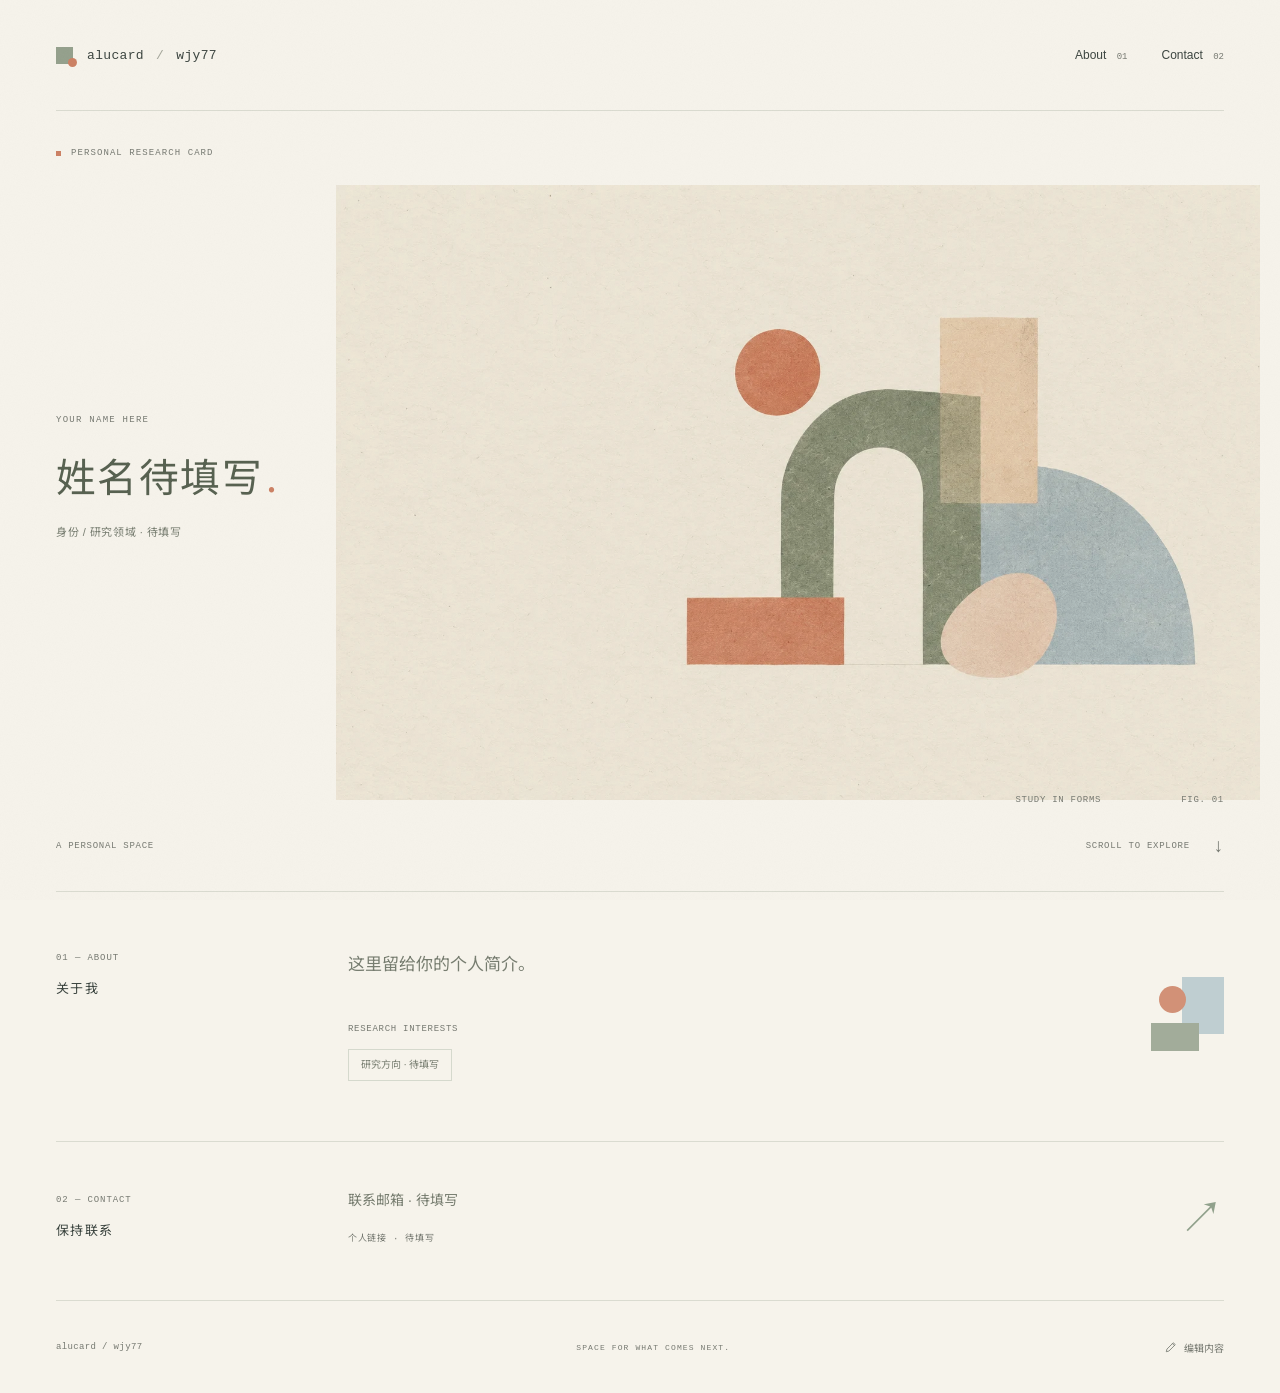
<file: index.html>
<!doctype html>
<html lang="zh-CN">
<head>
  <meta charset="utf-8">
  <meta name="viewport" content="width=device-width, initial-scale=1">
  <meta name="theme-color" content="#f6f3eb">
  <meta name="description" content="一张留待书写的个人研究名片。">
  <title>alucard / wjy77 — 个人研究名片</title>
  <link rel="icon" type="image/svg+xml" href="./favicon.svg">
  <link rel="stylesheet" href="./style.css">
  <script src="./app.js" defer></script>
</head>
<body>
  <a class="skip-link" href="#main">跳到主要内容</a>
  <div class="paper-grain" aria-hidden="true"></div>
  <div class="page-shell">
    <header class="masthead">
      <a href="#" class="wordmark" aria-label="alucard / wjy77 首页"><span class="brand-mark" aria-hidden="true"></span><span>alucard<span class="wordmark-slash"> / </span>wjy77</span></a>
      <nav aria-label="主导航"><a href="#profile">About <span>01</span></a><a href="#contact">Contact <span>02</span></a></nav>
    </header>
    <main id="main">
      <section class="cover" aria-labelledby="name">
        <div class="cover-note"><span class="tiny-square"></span> PERSONAL RESEARCH CARD</div>
        <figure class="artwork"><img src="./collage.webp" alt="奶油色纸面上的几何拼贴：鼠尾草绿拱形、珊瑚色方块与雾蓝半圆交叠。" width="1536" height="1024" fetchpriority="high"><figcaption><span>STUDY IN FORMS</span><span>FIG. 01</span></figcaption></figure>
        <div class="identity"><p class="overline" id="identity-label">YOUR NAME HERE</p><h1 id="name" class="placeholder">姓名待填写<span class="name-period">.</span></h1><p class="role placeholder" id="role">身份 / 研究领域 · 待填写</p></div>
        <div class="cover-bottom"><span class="cover-edition">A PERSONAL SPACE</span><a href="#profile" class="down-link" aria-label="查看个人简介">SCROLL TO EXPLORE <span aria-hidden="true">↓</span></a></div>
      </section>
      <section class="profile content-section" id="profile" aria-labelledby="profile-title">
        <div class="section-label"><span>01 — ABOUT</span><h2 id="profile-title">关于我</h2></div>
        <div class="profile-body"><p class="bio placeholder" id="bio">这里留给你的个人简介。</p><div class="interests"><span class="field-caption">RESEARCH INTERESTS</span><div class="topic-list" id="topics"><span class="topic placeholder">研究方向 · 待填写</span></div></div></div>
        <div class="little-composition" aria-hidden="true"><i></i><i></i><i></i></div>
      </section>
      <section class="contact content-section" id="contact" aria-labelledby="contact-title">
        <div class="section-label"><span>02 — CONTACT</span><h2 id="contact-title">保持联系</h2></div>
        <div class="contact-body"><a id="email-link" class="email-link" hidden></a><p id="email-placeholder" class="placeholder contact-placeholder">联系邮箱 · 待填写</p><a id="external-link" class="external-link" hidden target="_blank" rel="noopener noreferrer"></a><span id="external-placeholder" class="field-caption">个人链接 · 待填写</span></div>
        <div class="contact-symbol" aria-hidden="true">↗</div>
      </section>
    </main>
    <footer><span id="footer-name">alucard / wjy77</span><span class="footer-center">SPACE FOR WHAT COMES NEXT.</span><button class="edit-button" type="button" id="open-editor"><svg viewBox="0 0 20 20" width="13" height="13" fill="none" aria-hidden="true"><path d="m12.5 3.5 4 4M3.5 16.5l1-4 9-9a1.4 1.4 0 0 1 2 0l1 1a1.4 1.4 0 0 1 0 2l-9 9-4 1Z" stroke="currentColor" stroke-width="1.3" stroke-linejoin="round"/></svg>编辑内容</button></footer>
  </div>
  <dialog id="editor" aria-labelledby="editor-title">
    <form id="editor-form">
      <div class="editor-top"><span class="overline">MAKE IT YOURS</span><button type="button" class="close-button" id="close-editor" aria-label="关闭编辑窗口">×</button></div>
      <h2 id="editor-title">填写你的名片</h2>
      <p class="editor-intro">空白也是一种开始。只填你想展示的内容。</p>
      <div class="editor-fields">
        <label>姓名<input name="name" maxlength="60" placeholder="你的姓名" autocomplete="name"></label>
        <label>身份 / 研究领域<input name="role" maxlength="120" placeholder="一句简短的介绍"></label>
        <label class="wide">个人简介<textarea name="bio" maxlength="1200" rows="3" placeholder="用自己的话介绍自己"></textarea></label>
        <label class="wide">研究方向<input name="interests" maxlength="240" placeholder="用逗号分隔，最多 6 项"></label>
        <label class="wide">联系邮箱<input name="email" type="email" maxlength="254" placeholder="你愿意展示的邮箱" autocomplete="email"></label>
        <label>链接名称<input name="linkLabel" maxlength="50" placeholder="例如：个人主页"></label>
        <label>链接地址<input name="linkUrl" type="url" maxlength="500" placeholder="https://…"></label>
      </div>
      <p class="save-note">预览保存在当前浏览器，不会更新线上默认内容。下载配置可备份，后续用于正式更新网站。</p>
      <div class="editor-actions"><button type="button" class="text-button" id="download-content">下载配置 ↓</button><button type="submit" class="save-button">保存并预览 <span>↗</span></button></div>
      <p class="editor-status" id="editor-status" aria-live="polite"></p>
    </form>
  </dialog>
  <div id="toast" class="toast" role="status"></div>
</body>
</html>
</file>
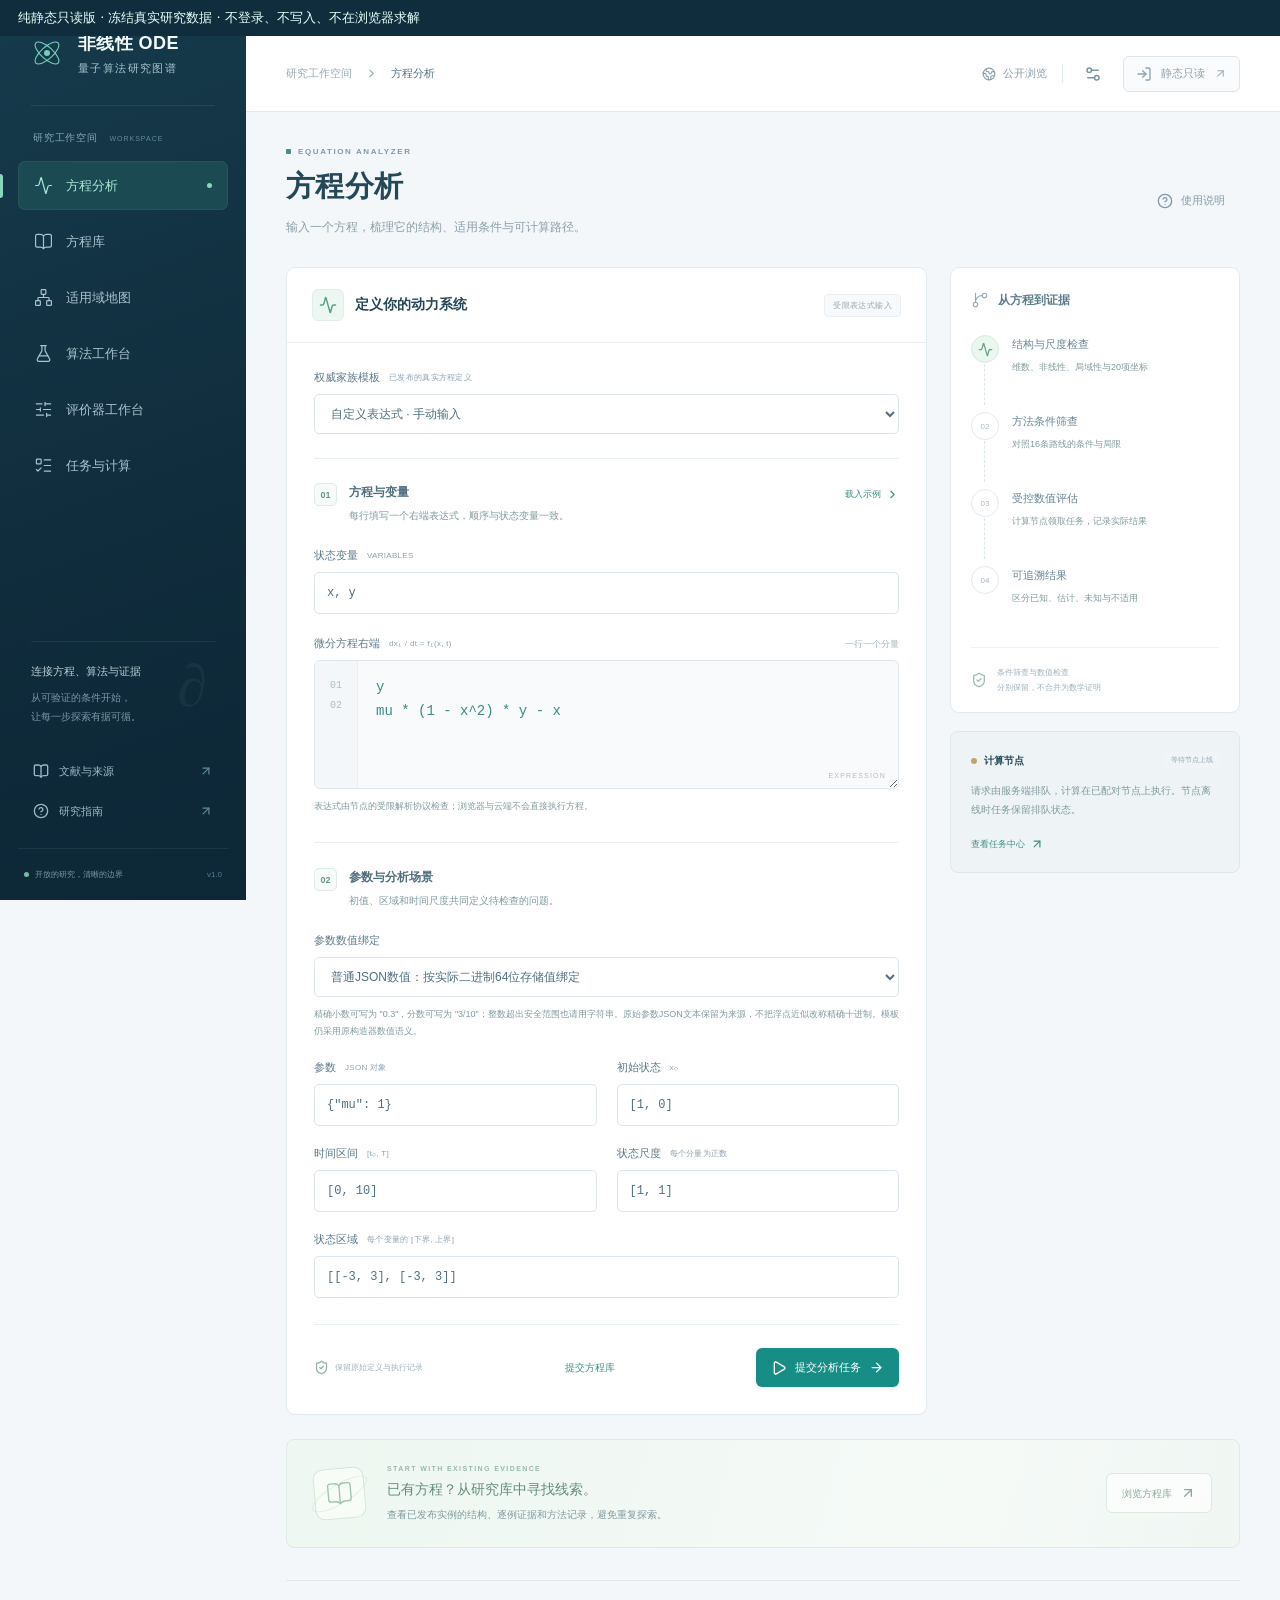
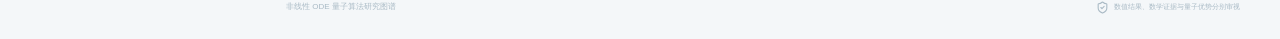
<file: qn-ode-atlas/index.html>
<!doctype html><html lang="zh-CN"><head><meta charset="UTF-8"/><meta name="viewport" content="width=device-width,initial-scale=1.0"/><title>非线性ODE量子算法研究图谱</title>  <script type="module" crossorigin src="/qn-ode-atlas/assets/index-_GdPJxU6.js"></script>
  <link rel="stylesheet" crossorigin href="/qn-ode-atlas/assets/index-CtlILq_1.css">
</head><body><div id="deployment-status" role="status" style="position:relative;z-index:60;padding:9px 18px;background:#102d3d;color:#e6fffa;font:13px system-ui">正在读取冻结研究目录…</div><div id="root"></div></body></html>
</file>
<file: style.css>
@font-face{font-family:'Card CJK';font-style:normal;font-weight:400;font-display:swap;src:url('./fonts/noto-sans-sc.woff2') format('woff2')}
:root{--paper:#f6f3eb;--ink:#3b443f;--muted:#767971;--line:#dadbd0;--sage:#94a08c;--coral:#cc8063;--blue:#b6c8cd;--apricot:#e9c8aa;--mono:'Courier New','Card CJK',monospace;--sans:Arial,'PingFang SC','Microsoft YaHei','Card CJK',sans-serif;--serif:Georgia,'Noto Serif CJK SC','Songti SC','SimSun','Card CJK',serif}
*{box-sizing:border-box}html{scroll-behavior:smooth;scroll-padding-top:32px}body{margin:0;background:var(--paper);color:var(--ink);font-family:var(--sans);-webkit-font-smoothing:antialiased}body.modal-open{overflow:hidden}a{color:inherit;text-decoration:none}button,input,textarea{font:inherit}button,a,input,textarea{outline-offset:6px}button{cursor:pointer}a:focus-visible,button:focus-visible{outline:2px solid #8a573f}::selection{background:#ddc2a9;color:var(--ink)}[hidden]{display:none!important}.paper-grain{position:fixed;inset:0;z-index:8;pointer-events:none;opacity:.045;background-image:url('./grain.svg');background-size:180px 180px}.page-shell{width:min(1280px,calc(100% - 112px));margin:0 auto}.masthead{height:111px;display:flex;align-items:center;justify-content:space-between;border-bottom:1px solid var(--line)}.wordmark{display:flex;align-items:center;gap:14px;font-family:var(--mono);font-size:13px;letter-spacing:.025em}.wordmark-slash{color:#a3a599;padding:0 4px}.brand-mark{height:17px;width:17px;background:var(--sage);display:inline-block;position:relative}.brand-mark:after{content:'';position:absolute;right:-4px;bottom:-3px;width:9px;height:9px;border-radius:50%;background:var(--coral)}nav{display:flex;gap:34px;font-size:12px}nav a{padding:12px 0}nav a span{margin-left:7px;font-family:var(--mono);font-size:9px;color:var(--muted)}nav a:hover{color:#9b553d}.cover{position:relative;min-height:720px;height:min(780px,78vw)}.cover-note{position:absolute;top:37px;left:0;display:flex;gap:10px;align-items:center;font-family:var(--mono);letter-spacing:.12em;font-size:9px;color:var(--muted)}.tiny-square{width:5px;height:5px;background:var(--coral)}.artwork{position:absolute;inset:25px -36px 42px 24%;margin:0;display:flex;align-items:center}.artwork img{width:100%;height:auto;mix-blend-mode:multiply;display:block}.artwork figcaption{position:absolute;right:36px;bottom:44px;font:9px var(--mono);color:var(--muted);letter-spacing:.08em;display:flex;gap:80px}.identity{position:absolute;left:0;top:39%;z-index:1;max-width:39%}.overline{font:9px var(--mono);letter-spacing:.14em;color:var(--muted);margin:0 0 20px}h1{font-family:var(--serif);font-size:clamp(31px,3.1vw,46px);font-weight:400;letter-spacing:.035em;margin:0;line-height:1.5;overflow-wrap:anywhere}.name-period{color:var(--coral);padding-left:3px}.role{font-size:11px;letter-spacing:.05em;line-height:1.8;margin:18px 0 0;max-width:320px}.placeholder{color:#777d70}h1.placeholder{color:#56604f}.cover-bottom{position:absolute;bottom:34px;width:100%;display:flex;align-items:center;justify-content:space-between;font:9px var(--mono);letter-spacing:.08em;color:var(--muted)}.down-link{display:flex;gap:24px;align-items:center}.down-link span{font-size:19px;font-family:Arial}.down-link:hover span{transform:translateY(4px)}.down-link span{transition:transform .2s}.content-section{border-top:1px solid var(--line);display:grid;grid-template-columns:25% 1fr 16%;padding:54px 0 60px;position:relative}.section-label>span{font:9px var(--mono);letter-spacing:.1em;color:var(--muted)}.section-label h2{font-size:13px;font-weight:400;letter-spacing:.1em;margin:14px 0 0}.bio{font-size:17px;font-family:var(--serif);line-height:2;max-width:560px;margin:0;white-space:pre-line;overflow-wrap:anywhere}.interests{margin-top:37px}.field-caption{font:9px var(--mono);letter-spacing:.08em;color:var(--muted)}.topic-list{display:flex;flex-wrap:wrap;gap:9px;margin-top:14px}.topic{font-size:10px;padding:7px 12px;border:1px solid #d5d9cd;line-height:1.6}.little-composition{width:73px;height:74px;align-self:center;justify-self:end;position:relative;opacity:.85}.little-composition i{position:absolute}.little-composition i:nth-child(1){width:42px;height:57px;background:var(--blue);right:0;top:0}.little-composition i:nth-child(2){width:48px;height:28px;background:var(--sage);left:0;bottom:0}.little-composition i:nth-child(3){width:27px;height:27px;background:var(--coral);border-radius:50%;left:8px;top:9px}.contact{padding-top:46px;padding-bottom:56px}.contact-body{display:flex;flex-direction:column;gap:18px;align-items:flex-start;justify-content:center}.contact-placeholder{font-size:14px;margin:0;line-height:1.8}.email-link{font-family:var(--serif);font-size:24px;line-height:1.6;border-bottom:1px solid #acb3a1;overflow-wrap:anywhere;max-width:100%}.email-link:hover{color:#a45b41}.external-link{font-size:11px;border-bottom:1px solid #acb3a1;padding-bottom:3px}.contact-symbol{justify-self:end;font-size:45px;font-weight:200;line-height:1;color:#91a18c;margin-top:7px}footer{border-top:1px solid var(--line);min-height:93px;display:flex;align-items:center;justify-content:space-between;gap:20px;font:9px var(--mono);color:var(--muted);letter-spacing:.04em}.footer-center{font-size:8px;letter-spacing:.14em}.edit-button{border:0;padding:10px 0;background:transparent;color:var(--muted);font-size:10px;display:flex;align-items:center;gap:7px}.edit-button:hover{color:var(--ink)}.skip-link{position:fixed;left:16px;top:-60px;padding:12px;background:var(--ink);color:white;z-index:20}.skip-link:focus{top:16px}dialog{border:1px solid #d3d6c9;padding:32px 38px 22px;max-width:610px;width:calc(100% - 32px);max-height:calc(100dvh - 40px);overflow:auto;background:var(--paper);color:var(--ink);box-shadow:0 24px 100px #34413222}dialog::backdrop{background:#35403955;backdrop-filter:blur(5px)}.editor-top{display:flex;justify-content:space-between;align-items:center}.editor-top .overline{margin:0}.close-button{background:none;border:0;color:var(--muted);font-size:24px;padding:3px 6px;line-height:1}.editor-top+h2{font:400 27px var(--serif);margin:26px 0 14px}.editor-intro{font-size:12px;line-height:1.8;color:var(--muted);margin-bottom:26px}.editor-fields{display:grid;grid-template-columns:1fr 1fr;gap:18px}.editor-fields label{font-size:11px;line-height:1.5;display:flex;flex-direction:column;gap:7px;min-width:0}.editor-fields .wide{grid-column:1/-1}input,textarea{border:1px solid #cfd3c6;background:#fcfaf4;color:var(--ink);font-size:12px;padding:11px;border-radius:0;min-width:0;width:100%}textarea{resize:vertical;line-height:1.8}input:focus,textarea:focus{outline:1px solid var(--sage);outline-offset:1px}input::placeholder,textarea::placeholder{color:#91938a}.save-note{font-size:10px;color:var(--muted);line-height:1.9;margin:23px 0 20px}.editor-actions{display:flex;align-items:center;justify-content:space-between;gap:16px}.text-button{background:none;border:none;color:var(--ink);font-size:11px;padding:8px 0}.save-button{border:0;background:#697b67;color:#fff;padding:13px 20px;font-size:11px}.save-button span{margin-left:20px}.save-button:hover{background:#546851}.editor-status{font-size:10px;line-height:1.7;color:#945039;margin:12px 0 0;min-height:17px}.toast{position:fixed;left:50%;bottom:24px;transform:translate(-50%,20px);opacity:0;padding:13px 24px;background:var(--ink);color:var(--paper);font-size:12px;pointer-events:none;transition:opacity .25s,transform .25s;z-index:30;max-width:calc(100vw - 32px);text-align:center}.toast.visible{opacity:1;transform:translate(-50%,0)}
@media(min-width:1500px){.cover{height:800px;min-height:800px}.identity{top:40%}}
@media(max-width:1000px){.page-shell{width:calc(100% - 72px)}.masthead{height:92px}.cover{min-height:625px}.artwork{inset:40px -25px 20px 19%}.identity{max-width:46%;top:41%}.artwork figcaption{right:25px;bottom:75px;gap:45px}.content-section{grid-template-columns:24% 1fr 12%}.bio{font-size:16px}.little-composition{transform:scale(.8);transform-origin:right center}}
@media(max-width:650px){.page-shell{width:calc(100% - 40px)}.masthead{height:78px}.wordmark{font-size:11px;gap:10px}.brand-mark{width:14px;height:14px}nav{gap:17px;font-size:10px}nav a span{display:none}.cover{height:700px;min-height:0}.cover-note{top:28px;font-size:8px}.artwork{inset:75px -16px auto -46%;display:block}.artwork img{width:100%}.artwork figcaption{right:18px;bottom:13px;font-size:7px;gap:25px}.identity{top:auto;bottom:103px;max-width:95%}.overline{font-size:8px;margin-bottom:15px}h1{font-size:34px;line-height:1.5}.role{margin-top:12px;font-size:10px;max-width:340px}.cover-bottom{bottom:29px;font-size:8px}.down-link{gap:13px}.content-section{padding:34px 0 39px;grid-template-columns:1fr;gap:29px}.section-label{display:flex;align-items:center;justify-content:space-between}.section-label h2{margin:0;font-size:11px}.section-label>span{font-size:8px}.profile-body{padding-right:48px}.bio{font-size:16px;line-height:1.9}.interests{margin-top:28px}.topic{font-size:9px}.little-composition{position:absolute;right:0;bottom:46px;transform:scale(.58)}.contact{gap:27px}.contact-body{gap:16px;padding-right:35px}.contact-symbol{position:absolute;right:0;top:82px;font-size:31px}.contact-placeholder{font-size:13px}.email-link{font-size:21px}.footer-center{display:none}footer{min-height:76px;font-size:8px}.edit-button{font-size:9px}dialog{padding:23px 22px 17px}.editor-fields{gap:15px}.editor-fields label{font-size:10px}.editor-top+h2{font-size:25px}.editor-intro{font-size:11px}.save-button{padding:12px 15px}}
@media(max-width:380px){.cover{height:640px}.artwork{top:70px}.wordmark{font-size:10px}nav{gap:13px}.identity{bottom:93px}h1{font-size:30px}.editor-fields{grid-template-columns:1fr}.editor-fields .wide{grid-column:auto}.editor-actions{gap:10px}.save-button span{margin-left:8px}}
@media(prefers-reduced-motion:reduce){html{scroll-behavior:auto}*,*:before,*:after{animation:none!important;transition:none!important}}
</file>
<file: qn-ode-atlas/assets/index-CtlILq_1.css>
:root{--navy:#102d3d;--ink:#254858;--muted:#8b9eaa;--teal:#168e85;--border:#e1eaee;--canvas:#f4f7f9;--lightningcss-light:initial;--lightningcss-dark: ;color-scheme:light}*{box-sizing:border-box}body{background:var(--canvas);color:var(--ink);-webkit-font-smoothing:antialiased;margin:0;font-family:Inter,-apple-system,BlinkMacSystemFont,Segoe UI,PingFang SC,Microsoft YaHei,sans-serif;font-size:14px}h1,h2,h3,h4,p{margin:0}button,input,select,textarea{font:inherit}button{cursor:pointer;border:0}button:disabled{opacity:.45;cursor:not-allowed}a{color:inherit;text-decoration:none}button,a,input,select,textarea{outline-offset:4px}button:focus-visible,a:focus-visible{outline:2px solid var(--teal)}input:focus,select:focus,textarea:focus{outline:0;box-shadow:0 0 0 3px #168e8512;border-color:#65b4ab!important}code,.mono,.json-value{font-family:Consolas,SFMono-Regular,monospace}.muted{color:var(--muted)}.teal{color:var(--teal)}.amber{color:#bb984e}.sr-only{clip:rect(0,0,0,0);white-space:nowrap;width:1px;height:1px;margin:-1px;padding:0;position:absolute;overflow:hidden}.sidebar{z-index:30;color:#b0c6d0;background:linear-gradient(160deg,#163b4c,#102d3d 55%,#0c2736);flex-direction:column;width:246px;padding:31px 18px 0;display:flex;position:fixed;inset:0 auto 0 0}.brand{color:#f3f8fa;text-align:left;letter-spacing:.4px;background:0 0;align-items:center;gap:11px;padding:0 11px;font-size:18px;font-weight:650;display:flex}.brand-mark{color:#76cdb9;flex-shrink:0;width:38px;height:38px}.brand-mark svg{fill:none;stroke:currentColor;stroke-width:1.1px;width:36px;height:36px}.brand-mark circle{fill:currentColor;stroke:none}.brand-caption{color:#a8c4d0;letter-spacing:1.4px;margin-top:6px;font-size:11px;font-weight:450;display:block}.sidebar-rule{background:#ffffff13;height:1px;margin:29px 13px 25px}.nav-group-label{color:#88a7b6;letter-spacing:.8px;margin-bottom:16px;padding:0 15px;font-size:10px}.nav-group-label span{color:#638999;letter-spacing:1px;margin-left:8px;font-size:7px}.sidebar nav{gap:7px;display:grid}.nav-item{color:#aac2ce;text-align:left;background:0 0;border-radius:7px;align-items:center;gap:13px;width:100%;height:49px;padding:0 16px;font-size:13px;transition:all .15s;display:flex;position:relative}.nav-item svg{stroke-width:1.5px}.nav-item:hover{color:#e3f4f8;background:#ffffff08}.nav-item.active{color:#a9e6d6;background:#1b4a53;box-shadow:inset 0 0 0 1px #81c4b51a}.nav-item.active:before{content:"";background:#89d6bc;border-radius:0 3px 3px 0;width:3px;height:24px;position:absolute;left:-18px}.nav-active-dot{background:#89d6bc;border-radius:50%;width:5px;height:5px;margin-left:auto}.sidebar-bottom{margin-top:auto;padding-top:40px}.research-note{border-top:1px solid #ffffff10;margin:0 13px 25px;padding-top:22px;position:relative}.research-note .note-symbol{color:#96b2bd13;font-family:Georgia,serif;font-size:60px;position:absolute;top:10px;right:8px}.research-note p{color:#b9ced6;margin-bottom:9px;font-size:11px}.research-note>span:last-child{color:#7898a9;font-size:10px;line-height:1.9}.sidebar-link{text-align:left;color:#99b7c5;background:0 0;align-items:center;gap:10px;width:100%;padding:12px 15px;font-size:11px;display:flex}.sidebar-link svg:last-child{color:#628b9e;margin-left:auto}.sidebar-footer{color:#7898a8;white-space:nowrap;border-top:1px solid #ffffff12;align-items:center;gap:6px;margin-top:17px;padding:20px 6px;font-size:8px;display:flex}.pulse-dot{background:#76b99f;border-radius:50%;width:5px;height:5px}.footer-version{color:#547d91;margin-left:auto}.main-shell{margin-left:246px}.topbar{border-bottom:1px solid var(--border);background:#fff;justify-content:space-between;align-items:center;gap:16px;height:76px;padding:0 40px;display:flex}.breadcrumb{color:#9aabb4;align-items:center;gap:13px;font-size:11px;display:flex}.breadcrumb strong{color:#557282;font-weight:500}.topbar-actions{align-items:center;gap:15px;display:flex}.public-access{color:#8b9fa9;align-items:center;gap:7px;font-size:11px;display:flex}.topbar-divider{background:var(--border);width:1px;height:18px}.icon-button{color:#7d95a3;background:0 0;border-radius:5px;flex-shrink:0;justify-content:center;align-items:center;width:30px;height:30px;display:inline-flex}.icon-button:hover{background:#ecf3f5}.login-button{color:#557180;background:#fff;border:1px solid #dce5ea;border-radius:6px;align-items:center;gap:9px;padding:9px 12px;font-size:11px;display:flex}.login-unconfigured{color:#8fa2ae;background:#f9fbfc}.login-button svg:last-child{color:#9aadb8}.user-avatar{color:#4c907a;background:#edf7f0;border:1px solid #cee5da;border-radius:50%;justify-content:center;align-items:center;width:32px;height:32px;font-size:13px;display:flex}.login-name{font-size:11px}.mobile-menu{display:none}.workspace{max-width:1650px;margin:auto;padding:35px 40px 0}.page-heading{justify-content:space-between;align-items:center;gap:20px;margin-bottom:29px;display:flex}.eyebrow{letter-spacing:1.6px;color:#829aa7;align-items:center;gap:7px;font-size:8px;font-weight:600;display:flex}.eyebrow>span{background:#468e88;border-radius:1px;width:5px;height:5px}.page-heading h1{letter-spacing:.4px;margin-top:9px;font-size:29px;font-weight:650;line-height:1.5}.page-heading p{color:#8b9faa;margin-top:8px;font-size:12px;line-height:1.8}.heading-action{margin-top:16px}.button{white-space:nowrap;border-radius:6px;justify-content:center;align-items:center;gap:8px;padding:11px 15px;font-size:11px;font-weight:550;line-height:1.5;transition:all .15s;display:inline-flex}.primary{background:var(--teal);color:#fff;box-shadow:0 2px 5px #147d7510}.primary:hover{background:#107b74}.secondary{color:#607c8b;background:#fff;border:1px solid #dce6ea}.secondary:hover{background:#f9fcfc;border-color:#b9d4d4}.quiet{color:#829aa7;background:0 0}.quiet:hover{background:#eaf2f5}.text-button{color:#3c8e85;text-align:left;background:0 0;align-items:center;gap:5px;padding:0;font-size:10px;font-weight:550;line-height:1.8;display:inline-flex}.text-button:hover{color:#126a64}.card{border:1px solid var(--border);background:#fff;border-radius:9px;box-shadow:0 2px 5px #244d5d02}.card-heading{border-bottom:1px solid #e9eff2;justify-content:space-between;align-items:center;gap:15px;padding:21px 25px;display:flex}.card-title{align-items:center;gap:11px;display:flex}.card-title h2{font-size:14px;font-weight:600}.square-icon{color:#589f8a;background:#edf7f1;border:1px solid #dfefe7;border-radius:6px;justify-content:center;align-items:center;width:32px;height:32px;display:inline-flex}.subtle-tag{letter-spacing:.4px;color:#95a7b1;white-space:nowrap;background:#f7f9fb;border:1px solid #e9eff3;border-radius:4px;padding:5px 8px;font-size:8px}.card-body{padding:27px}.analyzer-grid{grid-template-columns:minmax(0,1fr) 290px;align-items:start;gap:23px;display:grid}.form-intro{align-items:flex-start;gap:12px;margin-bottom:23px;display:flex}.step-number{color:#67958a;background:#f7fbf9;border:1px solid #e0eae9;border-radius:5px;flex-shrink:0;justify-content:center;align-items:center;width:23px;height:23px;font-size:9px;font-weight:600;display:flex}.form-intro h3{color:#4e6d7d;padding-top:1px;font-size:12px;font-weight:600}.form-intro p{color:#98a9b3;margin-top:6px;font-size:10px;line-height:1.8}.example-button{white-space:nowrap;margin-top:3px;margin-left:auto;font-size:9px}.field-label{color:#5d7a89;align-items:center;gap:9px;margin:0 0 9px;font-size:11px;font-weight:550;display:flex}.field-label span{letter-spacing:.3px;color:#a8b7c0;font-size:8px;font-weight:400}.input{color:#4f7081;background:#fff;border:1px solid #dce5eb;border-radius:5px;width:100%;min-width:0;padding:11px 12px;font-size:12px;line-height:1.5}.input.mono{font-size:12px}.input::placeholder{color:#a5b6c0}.expression-label{justify-content:space-between;align-items:center;gap:10px;margin-top:22px;display:flex}.expression-label>span{color:#a7b5be;margin-bottom:8px;font-size:9px}.code-editor{background:#f8fafc;border:1px solid #dce6eb;border-radius:6px;min-height:129px;display:flex;position:relative;overflow:hidden}.editor-gutter{color:#afbec7;text-align:center;background:#f3f7f9;border-right:1px solid #e8eff3;flex-direction:column;gap:9px;min-width:43px;padding:19px 13px 30px;font-family:Consolas,monospace;font-size:10px;display:flex}.code-editor textarea{resize:vertical;color:#3b8d86;width:100%;min-height:127px;box-shadow:none;background:0 0;border:0;outline:0;padding:14px 18px 26px;font-family:Consolas,monospace;font-size:14px;line-height:24px}.editor-language{pointer-events:none;color:#adbec8;letter-spacing:1.2px;font-size:7px;position:absolute;bottom:9px;right:12px}.field-hint{color:#a3b2bc;margin-top:9px;font-size:9px;line-height:1.9}.section-divider{border-top:1px solid #eaf0f3;margin:27px 0 25px}.form-grid{grid-template-columns:1fr 1fr;gap:20px;display:grid}.full-width{grid-column:1/-1}.form-actions{border-top:1px solid #eaf1f3;justify-content:space-between;align-items:center;gap:15px;margin-top:26px;padding-top:23px;display:flex}.form-actions>span{color:#a0b2bd;align-items:center;gap:6px;font-size:8px;display:flex}.form-actions>span svg{color:#91b2a7}.analyzer-rail{gap:18px;display:grid}.workflow-card{padding:23px 20px 0}.rail-title{color:#5d7d8d;align-items:center;gap:9px;display:flex}.rail-title h2{font-size:12px;font-weight:600}.rail-title>svg{color:#91aab6;stroke-width:1.5px}.workflow-steps{padding:26px 0 4px}.workflow-step{gap:13px;min-height:77px;display:flex;position:relative}.workflow-step:not(:last-child):before{content:"";border-left:1px dashed #dbe7ec;height:41px;position:absolute;top:29px;left:13px}.workflow-number{color:#a6b8c4;background:#fff;border:1px solid #e3ebf0;border-radius:50%;flex-shrink:0;justify-content:center;align-items:center;width:28px;height:28px;font-size:8px;display:flex}.workflow-number.current{color:#64a28a;background:#eaf7ee;border-color:#d9ebdf}.workflow-step h3{color:#678594;padding-top:2px;font-size:11px;font-weight:550}.workflow-step p{color:#a3b3be;margin-top:7px;font-size:9px;line-height:1.9}.workflow-bottom{color:#9fb2bd;border-top:1px solid #edf2f4;align-items:center;gap:10px;padding:17px 0;font-size:8px;line-height:1.9;display:flex}.workflow-bottom svg{color:#a1bdaf}.workflow-bottom strong{color:#9db1bd;font-weight:400}.node-card{background:#eef4f6;border:1px solid #dce8ec;border-radius:8px;padding:20px}.node-card>div{align-items:center;gap:7px;font-size:10px;font-weight:600;display:flex}.node-card .badge{margin-left:auto;font-size:7px}.node-card p{color:#98adba;margin:12px 0 15px;font-size:10px;line-height:1.9}.node-card>.text-button{font-size:9px}.node-status-dot{background:#bea56e;border-radius:50%;flex-shrink:0;width:6px;height:6px}.node-status-dot.online{background:#6ab495}.badge{color:#94a5b2;white-space:nowrap;background:#f0f4f6;border-radius:4px;align-items:center;padding:3px 6px;font-size:8px;font-weight:450;line-height:1.5;display:inline-flex}.badge-known,.badge-success,.badge-completed,.badge-approved,.badge-success_empirical{color:#5b9b7d;background:#eaf6ee}.badge-estimated,.badge-queued,.badge-pending_review,.badge-budget_exceeded,.badge-pending{color:#b79b60;background:#faf5e9}.badge-running{color:#729abd;background:#edf4fb}.badge-failed,.badge-rejected{color:#bd8871;background:#fcf0eb}.badge-not_applicable,.badge-unsupported,.badge-cancelled{color:#9f9eb2;background:#f2f2f7}.submitted-card{gap:12px;padding:20px;display:grid}.submitted-card>div{color:var(--teal);align-items:center;gap:9px;display:flex}.submitted-card code{overflow-wrap:anywhere;font-size:10px}.submitted-card .badge{justify-self:start}.library-callout{background:linear-gradient(105deg,#eef7f1,#f5faf7 70%,#f0f7f3);border:1px solid #deebe3;border-radius:8px;align-items:center;gap:22px;margin-top:24px;padding:25px 27px;display:flex}.library-callout .eyebrow{letter-spacing:1.4px;color:#9ab9aa;font-size:7px}.library-callout h2{color:#628d79;margin:9px 0;font-size:14px;font-weight:550}.library-callout p{color:#a0b9ac;font-size:10px}.library-callout>.button{color:#8ca995;background:#ffffffb5;border-color:#dce9df;flex-shrink:0;margin-left:auto;font-size:10px}.callout-art{color:#a0c4a9;background:#f8fcf7;border:1px solid #d5e7d9;border-radius:10px;flex-shrink:0;justify-content:center;align-items:center;width:51px;height:51px;display:flex;position:relative;transform:rotate(-5deg)}.callout-art svg{stroke-width:1.2px}.callout-orbit{border:1px solid #abd0b44f;border-radius:50%;width:63px;height:20px;position:absolute;transform:rotate(-26deg)}.workspace-footer{color:#a9bac5;border-top:1px solid #e2e9ee;justify-content:space-between;gap:15px;margin-top:32px;padding:20px 0 25px;font-size:8px;display:flex}.workspace-footer>span:last-child{align-items:center;gap:5px;font-size:7px;display:flex}.error-notice{color:#a88e5e;background:#fcf8ef;border:1px solid #f0e2c8;border-radius:6px;align-items:flex-start;gap:8px;margin:16px 0;padding:12px 14px;font-size:11px;line-height:1.8;display:flex}.error-notice svg{flex-shrink:0;margin-top:2px}.catalog-card>.error-notice{margin:15px 20px}.loading{color:#99b0bd;justify-content:center;align-items:center;gap:11px;padding:70px 25px;font-size:12px;display:flex}.spin{animation:1s linear infinite spin}@keyframes spin{to{transform:rotate(360deg)}}.empty{text-align:center;flex-direction:column;align-items:center;padding:55px 25px;display:flex}.empty-icon{color:#adc5d2;background:#f7fafc;border:1px solid #e2ecf1;border-radius:15px;justify-content:center;align-items:center;width:61px;height:61px;margin-bottom:20px;display:flex}.empty-icon svg{stroke-width:1.3px}.empty h3{color:#7693a4;margin-bottom:10px;font-size:14px}.empty p{color:#a5b7c3;max-width:430px;font-size:11px;line-height:1.9}.catalog-toolbar{gap:12px;margin-bottom:18px;display:flex}.search-input{color:#a3b9c7;background:#fff;border:1px solid #dce6ed;border-radius:6px;flex:1;align-items:center;gap:10px;min-height:41px;padding:0 13px;display:flex}.search-input input{width:100%;min-width:0;box-shadow:none;color:#648496;background:0 0;border:0;outline:0;font-size:12px}.search-input input::placeholder{color:#a8becb}.family-select{width:210px}.constraint-card{margin-bottom:22px;padding:18px 20px}.constraint-card>div:first-child{color:#7f9bab;align-items:center;gap:8px;font-size:11px;display:flex}.constraint-card>div:first-child>span{color:#aebec9;margin-left:5px;font-size:9px}.constraint-inputs{gap:10px;margin-top:15px;display:flex}.constraint-inputs .input{width:245px}.constraint-inputs .input:nth-child(2){width:160px}.filter-chips{flex-wrap:wrap;gap:8px;margin-top:13px;display:flex}.filter-chips>span{color:#84a2ac;background:#f2f8f8;border:1px solid #e1ecee;border-radius:4px;align-items:center;gap:8px;padding:6px 8px;font-size:10px;display:flex}.filter-chips button{color:#a0b6c0;background:0 0;display:flex}.catalog-heading{justify-content:space-between;align-items:center;padding:23px;display:flex}.catalog-heading h2{font-size:14px}.catalog-heading h2>span{color:#9eb7c5;margin-left:9px;font-size:11px;font-weight:450}.catalog-heading p{color:#b0c1cc;margin-top:8px;font-size:9px}.table-scroll{overflow-x:auto}table{border-collapse:collapse;white-space:nowrap;width:100%}th{text-align:left;color:#8faab9;background:#f8fbfc;border-top:1px solid #e7eff4;border-bottom:1px solid #e7eff4;padding:14px 13px;font-size:10px;font-weight:500}td{color:#84a1b0;border-bottom:1px solid #edf3f6;padding:17px 13px;font-size:11px}td:first-child,th:first-child{width:30px;padding-left:24px}input[type=checkbox]{accent-color:var(--teal);cursor:pointer;width:13px;height:13px}tbody tr:hover{background:#fafdfe}.case-link{text-align:left;background:0 0;gap:8px;max-width:260px;display:grid}.case-link strong{color:#607f90;white-space:nowrap;text-overflow:ellipsis;max-width:260px;font-size:12px;font-weight:550;overflow:hidden}.case-link code{color:#a6bdca;font-size:9px}.family-tag{color:#94afbe;background:#f7fafd;border:1px solid #e4edf2;border-radius:4px;padding:4px 6px;font-family:Consolas,monospace;font-size:9px;display:inline-flex}.dimension-value{color:#698a9d;font-size:14px;font-weight:500}.evidence-mini{gap:12px;font-size:12px;font-weight:500;display:flex}.pagination{color:#a1b7c5;justify-content:space-between;align-items:center;gap:15px;padding:13px 19px;font-size:9px;display:flex}.pagination>span{align-items:center;gap:6px;display:flex}.pagination>div{align-items:center;gap:10px;display:flex}.teal-dot,.amber-dot,.gray-dot{vertical-align:middle;background:#85b9a1;border-radius:50%;width:5px;height:5px;display:inline-block}.amber-dot{background:#d1ba82}.gray-dot{background:#beced8}.comparison-bar{background:var(--navy);color:#dcecef;z-index:5;border:1px solid #34586b;border-radius:8px;align-items:center;gap:15px;max-width:600px;margin:20px auto 0;padding:14px 20px;font-size:11px;display:flex;position:sticky;bottom:20px;box-shadow:0 8px 25px #102e3e20}.comparison-bar>.button{margin-left:auto}.comparison-bar>.text-button{color:#b2cdd7}.info-banner{color:#91b0b9;background:#eff6f7;border:1px solid #deebee;border-radius:7px;align-items:flex-start;gap:11px;margin-bottom:23px;padding:17px 20px;display:flex}.info-banner>svg{flex-shrink:0;margin-top:2px}.info-banner strong{color:#6d929e;font-size:12px;font-weight:550;display:block}.info-banner span{color:#99b1bd;margin-top:6px;font-size:10px;line-height:1.9;display:block}.domain-controls{border-bottom:1px solid #edf3f5;grid-template-columns:1fr 1fr;gap:25px;padding:24px;display:grid}.domain-controls>div{grid-template-columns:35px minmax(0,1fr);align-items:center;gap:9px;display:grid}.domain-controls label{color:#9cb4c2;font-size:11px}.domain-controls input{grid-column:2}.projection-chart{padding:20px}.projection-chart svg{width:100%;max-height:450px}.projection-chart text{fill:#a3bccc;font-size:10px}.projection-chart circle{cursor:pointer}.projection-chart circle:hover{fill:#244f62;opacity:1}.chart-footnote{color:#a2bbc9;justify-content:space-between;gap:15px;padding:10px 16px;font-size:9px;display:flex}.chart-footnote span{align-items:center;gap:7px;display:flex}.domain-bottom-grid{grid-template-columns:1fr 1fr;gap:20px;margin-top:22px;display:grid}.small-insight{padding:23px}.insight-label{color:#9db7c1;font-size:10px}.small-insight h3{color:#7997a5;margin:12px 0;font-size:15px}.small-insight p{color:#a1b7c3;font-size:11px;line-height:1.9}.workbench-hero{background:linear-gradient(120deg,#edf7f0,#f7fbf9);border:1px solid #e0eee6;border-radius:8px;justify-content:space-between;align-items:center;gap:25px;margin-bottom:30px;padding:27px;display:flex}.workbench-hero h2{color:#639481;margin:12px 0;font-size:21px;font-weight:550}.workbench-hero p{color:#a0bbad;max-width:590px;font-size:11px;line-height:1.9}.workbench-columns{grid-template-columns:minmax(0,1fr) 275px;gap:24px;display:grid}.section-title{align-items:center;gap:9px;margin-bottom:16px;display:flex}.section-title h2{font-size:14px}.count-pill{color:#9db7c4;background:#e9f2f5;border-radius:9px;padding:2px 7px;font-size:9px}.method-search{margin-bottom:18px}.method-grid{grid-template-columns:1fr 1fr;gap:17px;display:grid}.method-card{flex-direction:column;align-items:flex-start;min-width:0;padding:20px;display:flex}.method-card-top{justify-content:space-between;align-items:center;width:100%;margin-bottom:15px;display:flex}.method-number{color:#bdd5d6;font-family:Georgia,serif;font-size:21px;font-weight:300}.method-card h3{color:#648698;font-size:13px;line-height:1.7}.method-card>code{color:#b0c5d0;overflow-wrap:anywhere;margin-top:7px;font-size:9px}.method-card>p{-webkit-line-clamp:3;color:#9cb5c2;-webkit-box-orient:vertical;margin:14px 0 18px;font-size:10px;line-height:1.9;display:-webkit-box;overflow:hidden}.method-card>.text-button{margin-top:auto;font-size:10px}.review-principles{margin-bottom:19px;padding:20px}.review-principles ul{gap:18px;margin:23px 0 0;padding:0;list-style:none;display:grid}.review-principles li{color:#9bb6bf;gap:9px;font-size:10px;display:flex}.review-principles li svg{color:#9ac5ad;stroke-width:1.6px}.proposal-list{padding:20px}.proposal-row{text-align:left;background:0 0;border-bottom:1px solid #eaf2f6;flex-wrap:wrap;gap:10px;width:100%;padding:19px 0;display:flex}.proposal-row strong{color:#7f9faf;width:100%;font-size:12px}.proposal-row>span:last-child{color:#adc4d1;font-size:9px}.small-empty{color:#a9becb;padding:25px 2px;font-size:11px;line-height:1.9}.job-status-strip{background:#eff7f8;border:1px solid #deedf0;border-radius:7px;justify-content:space-between;align-items:center;gap:15px;margin-bottom:23px;padding:18px 20px;display:flex}.job-status-strip>div{align-items:center;gap:9px;display:flex}.job-status-strip strong{color:#7a9faa;font-size:12px;font-weight:550}.job-status-strip>div>span:last-child{color:#a4bdc9;margin-left:8px;font-size:10px}.polling-label{color:#abc3cf;white-space:nowrap;align-items:center;gap:6px;font-size:9px;display:flex}.jobs-grid{grid-template-columns:minmax(0,1fr) 310px;gap:22px;display:grid}.job-row{border-bottom:1px solid #ebf3f7;padding:20px;position:relative}.job-row.selected{background:#f6fbfa}.job-select{text-align:left;background:0 0;align-items:flex-start;gap:12px;width:100%;display:flex}.job-icon{color:#94bebe;background:#f0f8f8;border:1px solid #e0eff0;border-radius:6px;flex-shrink:0;justify-content:center;align-items:center;width:35px;height:35px;display:flex}.job-select>div{gap:9px;min-width:0;display:grid}.job-select strong{color:#6d95a4;font-size:13px}.job-select code{color:#b1c9d6;overflow-wrap:anywhere;font-size:10px}.job-select>div>div{align-items:center;gap:9px;display:flex}.job-select>div>div>span:last-child{color:#b6cbd6;font-size:9px}.job-select>svg:last-child{color:#bfd5e0;margin-top:6px;margin-left:auto}.cancel-job{color:#b0a083;margin:14px 0 0 47px;font-size:10px}.job-progress{background:#e5f0ed;border-radius:3px;height:3px;margin:18px 15px 29px 47px;position:relative}.job-progress>span{background:#a0cab3;border-radius:3px;height:100%;display:block}.job-progress small{color:#afc4bd;font-size:9px;position:absolute;top:10px}.job-detail{padding:23px}.job-detail-id{color:#b4cdd9;overflow-wrap:anywhere;margin:23px 0 15px;font-size:10px;display:block}.job-detail>p{margin:15px 0;font-size:10px;line-height:1.9}.event-list>div{border-left:1px solid #e2efea;margin-left:3px;padding:0 0 20px 16px;position:relative}.event-list>div>i{background:#a0c8b5;border-radius:50%;width:5px;height:5px;position:absolute;top:4px;left:-3px}.event-list strong{color:#9ac0ae;font-size:11px;display:block}.event-list span{color:#bad0d9;margin:7px 0;font-size:9px;display:block}.event-list .json-value{font-size:9px}.toast{z-index:100;color:#e7f3ef;background:#254f5c;border:1px solid #557f88;border-radius:8px;align-items:flex-start;gap:11px;max-width:440px;padding:16px 18px;font-size:12px;line-height:1.8;display:flex;position:fixed;bottom:25px;right:28px;box-shadow:0 8px 30px #254d5828}.toast svg{flex-shrink:0;margin-top:2px}.toast>button{color:#bddcd8;background:0 0;margin-left:5px}.modal-backdrop{-webkit-backdrop-filter:blur(4px);backdrop-filter:blur(4px);z-index:60;background:#102d3d73;justify-content:center;align-items:center;padding:30px;display:flex;position:fixed;inset:0}.modal{background:#fff;border-radius:12px;outline:0;flex-direction:column;width:600px;max-width:100%;max-height:88vh;display:flex;overflow:hidden;box-shadow:0 30px 100px #143a4c30}.modal-wide{width:1060px}.modal>header{border-bottom:1px solid var(--border);flex-shrink:0;justify-content:space-between;align-items:center;padding:24px 28px;display:flex}.modal>header h2{margin-top:8px;font-size:20px}.modal>header .eyebrow{font-size:7px}.modal-body{overscroll-behavior:contain;padding:25px 28px;overflow:auto}.modal-intro{color:#9bb8c6;margin-bottom:20px;font-size:12px;line-height:1.9}.modal-actions{justify-content:flex-end;gap:10px;margin:20px 0;display:flex}.json-value{white-space:pre-wrap;overflow-wrap:anywhere;color:#87a7b8;background:#f7fbfc;border:1px solid #ebf3f6;border-radius:5px;max-height:420px;margin:10px 0;padding:13px 15px;font-size:11px;line-height:1.9;overflow:auto}.detail-heading h3{margin:14px 0 10px;font-size:22px}.detail-heading>code{color:#9dbcca;font-size:11px}.detail-definition{grid-template-columns:1fr 1fr;gap:18px;margin-top:20px;display:grid}.detail-definition>div>span{color:#95b4c3;font-size:12px}.detail-section-title{margin:26px 0 17px;font-size:16px}.detail-section-title span{color:#acc3d0;margin-left:10px;font-size:10px;font-weight:400}.axis-detail-grid{grid-template-columns:1fr 1fr;gap:14px;display:grid}.axis-detail-grid>article{border:1px solid #e6f0f5;border-radius:6px;min-width:0;padding:15px}.axis-detail-grid article>div{align-items:center;gap:7px;display:flex}.axis-detail-grid article>div>span:first-child{color:#b4cfdc;font-size:10px}.axis-detail-grid strong{color:#81a5b8;font-size:12px}.axis-detail-grid .badge{margin-left:auto;font-size:8px}.axis-detail-grid p{color:#adc7d5;font-size:10px;line-height:1.8}.axis-detail-grid details{margin-top:11px}.axis-detail-grid summary{color:#9fc2c0;cursor:pointer;font-size:10px}.routes-detail details{border:1px solid #e6f1f4;border-radius:6px;margin-bottom:9px;padding:15px}.routes-detail summary{cursor:pointer;font-size:12px}.routes-detail .badge{margin-left:10px}.comparison-grid{gap:18px;display:grid;overflow:auto}.comparison-grid>section{border-right:1px solid var(--border);padding-right:17px}.comparison-grid h3{margin:13px 0 7px;font-size:14px;line-height:1.7}.comparison-grid section>code{color:#b1c7d3;overflow-wrap:anywhere;font-size:10px}.comparison-grid h4{color:#97b6c7;margin:24px 0 14px;font-size:12px}.compare-axis{border-bottom:1px solid #eef5f8;padding:14px 0}.compare-axis strong{color:#9cbccc;margin-bottom:7px;font-size:11px;display:block}.compare-axis .json-value{max-height:130px;font-size:10px}.guide-intro{align-items:center;gap:14px;margin:5px 0 26px;display:flex}.guide-intro h3{font-size:16px}.guide-sections>section{border-top:1px solid #eaf3f6;padding:20px 0}.guide-sections h3{color:#8fafbf;margin-bottom:12px;font-size:13px}.guide-sections p{color:#a6c1d0;font-size:12px;line-height:2}.sources-list{grid-template-columns:1fr 1fr;gap:17px;display:grid}.sources-list article{border:1px solid #e5f0f5;border-radius:7px;min-width:0;padding:20px}.sources-list article>div{justify-content:space-between;align-items:center;gap:8px;display:flex}.source-kind{color:#b2c8d4;font-size:10px}.sources-list h3{color:#7fa5b8;margin:13px 0;font-size:13px;line-height:1.8}.sources-list code{color:#abc7d6;overflow-wrap:anywhere;font-size:10px}.sources-list p{color:#acc8d5;margin:10px 0;font-size:11px;line-height:1.9}.sources-list .muted{overflow-wrap:anywhere;font-size:10px}.proposal-description{resize:vertical;min-height:100px}.proposal-editor{resize:vertical;background:#f9fcfd;min-height:320px;line-height:1.9}.source-inline{color:var(--teal);overflow-wrap:anywhere;align-items:center;gap:7px;margin:12px 0;font-size:11px;display:flex}.review-form{border-top:1px solid var(--border);margin-top:25px;padding-top:20px}.account-card{border:1px solid var(--border);border-radius:7px;align-items:center;gap:12px;padding:16px;display:flex}.account-card h3{margin-bottom:6px;font-size:13px}.account-card>div>span{color:#adc9d8;font-size:10px}.account-card>.button{margin-left:auto}.settings-heading{margin:25px 0 12px;font-size:15px}.token-create{gap:10px;display:flex}.one-time-token{background:#fdfaf2;border:1px solid #ece3c9;border-radius:6px;gap:10px;margin-top:15px;padding:15px;display:grid}.one-time-token strong{color:#bcab7a;font-size:11px}.one-time-token code{overflow-wrap:anywhere;color:#afa37f;font-size:11px}.token-row{color:#9bbdcd;border-bottom:1px solid #edf5f8;justify-content:space-between;gap:10px;padding:15px 0;font-size:13px;display:flex}.token-row small{color:#b8d2df;margin-top:7px;font-size:10px;display:block}.form-intro p,.field-hint,.workflow-step p,.node-card p,.library-callout p{color:#819a9e}.method-card>p,.small-insight p,.info-banner span,.small-empty,.modal-intro,.sources-list p,.guide-sections p,.axis-detail-grid p{color:#78929f}.json-value{color:#597a8c}.family-tag,.case-link code,.method-card>code{color:#7b99a9}.job-select code,.job-select>div>div>span:last-child,.job-detail-id,.account-card>div>span,.token-row small{color:#7997a7}.field-label span{color:#8da2b0}@media (min-width:1450px){.workspace{padding-top:43px}.analyzer-grid{grid-template-columns:minmax(0,1fr) 315px}.page-heading{margin-bottom:35px}.card-body{padding:30px}.workflow-card{padding:25px 24px 0}.workflow-step{min-height:81px}.form-grid{gap:23px}}@media (max-width:1200px){.sidebar{width:216px;padding-left:14px;padding-right:14px}.main-shell{margin-left:216px}.brand{gap:8px;padding:0 7px;font-size:16px}.brand-caption{letter-spacing:1px;font-size:10px}.brand-mark{width:33px}.workspace{padding:30px 28px 0}.topbar{padding:0 28px}.analyzer-grid{grid-template-columns:minmax(0,1fr) 255px;gap:17px}.card-body{padding:23px}.workflow-card{padding:20px 16px 0}.workflow-step{gap:10px}.workflow-step p{font-size:8px}.node-card{padding:18px 16px}.sidebar-footer{font-size:7px}.workbench-columns{grid-template-columns:minmax(0,1fr) 240px;gap:17px}.jobs-grid{grid-template-columns:minmax(0,1fr) 275px}.library-callout{gap:16px;padding:22px}.library-callout h2{font-size:12px}.library-callout p{font-size:9px}}@media (max-width:1000px){.analyzer-grid{grid-template-columns:1fr}.analyzer-rail{grid-template-columns:1fr 1fr;align-items:start}.workflow-card{grid-row:span 2}.workflow-step p{font-size:9px}.workflow-step h3{font-size:11px}.workflow-bottom{font-size:8px}.node-card p{font-size:10px}.workbench-columns{grid-template-columns:1fr}.workbench-columns>aside{grid-template-columns:1fr 1fr;gap:17px;display:grid}.review-principles{margin:0}.jobs-grid{grid-template-columns:1fr}.job-detail{max-height:450px;overflow:auto}.public-access{display:none}.domain-controls{grid-template-columns:1fr}.library-callout{flex-wrap:wrap}.library-callout>.button{margin-left:73px}.catalog-toolbar{flex-wrap:wrap}.catalog-toolbar>.search-input{flex-basis:100%}.family-select{flex:1}.constraint-inputs .input{width:40%}.constraint-inputs .input:nth-child(2){width:25%}.job-status-strip>div{flex-wrap:wrap}.job-status-strip>div>span:last-child{width:100%;margin-left:15px}}@media (max-width:760px){.sidebar{width:246px;transition:transform .2s;transform:translate(-100%)}.sidebar.sidebar-open{transform:translate(0)}.sidebar-scrim{z-index:29;background:#102b3b55;position:fixed;inset:0}.main-shell{margin-left:0}.mobile-menu{display:inline-flex}.topbar{height:65px;padding:0 20px}.breadcrumb{gap:8px;font-size:10px}.breadcrumb>span:first-of-type{display:none}.topbar-actions{gap:8px}.topbar-divider{display:none}.login-button{gap:6px;padding:8px;font-size:9px}.login-button>svg:last-child{display:none}.workspace{padding:26px 20px 0}.page-heading h1{font-size:25px}.page-heading p{max-width:350px;font-size:10px}.heading-action{align-self:flex-start;padding:7px;font-size:9px}.page-heading{align-items:flex-start;gap:12px}.eyebrow{letter-spacing:1.4px;font-size:7px}.card-heading{padding:18px 20px}.card-body{padding:21px}.form-grid{gap:18px}.field-label{font-size:10px}.form-intro p{font-size:9px}.form-intro{gap:9px}.example-button{font-size:8px}.form-actions{flex-wrap:wrap}.form-actions>.button{margin-left:auto}.form-actions>span{font-size:8px}.analyzer-rail{grid-template-columns:1fr 1fr}.workflow-step{min-height:78px}.workflow-step p{font-size:8px}.workflow-step h3{font-size:10px}.rail-title h2{font-size:11px}.rail-title{gap:7px}.node-card .badge{padding:3px;font-size:6px}.node-card>div{flex-wrap:wrap;font-size:9px}.node-card p{font-size:9px}.library-callout{gap:15px;padding:21px}.library-callout>div:nth-child(2){max-width:calc(100% - 70px)}.library-callout h2{font-size:11px;line-height:1.8}.library-callout p{font-size:9px;line-height:1.9}.library-callout>.button{margin-left:66px}.workspace-footer{flex-wrap:wrap;font-size:7px}.workspace-footer>span:last-child{font-size:7px}.constraint-inputs{flex-wrap:wrap}.constraint-inputs .input{flex:1;min-width:140px}.constraint-inputs .input:nth-child(2){flex:1;min-width:100px}.constraint-inputs>.button{width:100%}.constraint-card>div:first-child>span{display:none}.catalog-heading{padding:20px}.pagination{padding:12px;font-size:8px}.pagination>span{gap:4px}.comparison-bar{gap:10px;padding:12px;font-size:10px}.comparison-bar>.button{padding:9px;font-size:9px}.domain-bottom-grid{grid-template-columns:1fr}.workbench-hero{flex-wrap:wrap;padding:23px}.workbench-hero h2{font-size:18px;line-height:1.8}.workbench-hero p{font-size:10px}.workbench-hero>.button{margin-top:0}.workbench-columns>aside{grid-template-columns:1fr}.method-grid{gap:12px}.method-card{padding:17px}.method-card h3{font-size:11px}.job-status-strip{align-items:flex-start}.polling-label{font-size:7px}.modal-backdrop{padding:14px}.modal{max-height:94vh}.modal>header{padding:20px}.modal-body{padding:21px}.modal>header h2{font-size:17px}.axis-detail-grid,.detail-definition,.sources-list{grid-template-columns:1fr}.detail-heading h3{font-size:18px}.toast{max-width:none;font-size:11px;bottom:17px;left:17px;right:17px}.token-create{flex-wrap:wrap}.token-create>.button{width:100%}}@media (prefers-reduced-motion:reduce){*,:before,:after{scroll-behavior:auto!important;transition:none!important;animation-duration:.01ms!important}}.template-picker{border-bottom:1px solid #e7eff2;margin-bottom:24px;padding:0 0 24px}.template-equation{background:#f6fafb;border:1px solid #dfeaed;border-radius:6px;padding:18px}.template-equation p{color:#448d88;overflow-wrap:anywhere;margin:14px 0;font-family:Consolas,monospace;font-size:13px;line-height:1.9}.template-equation small{color:#8ca4b1;font-size:10px}.constraint-inputs{flex-wrap:wrap}.constraint-inputs .constraint-field{width:175px}.constraint-inputs .constraint-range{width:105px}.filter-chips code{color:#7b95a4;font-size:9px}.domain-reports{margin-bottom:25px}.domain-report-body{padding:24px}.report-selectors{grid-template-columns:1fr 1.4fr;gap:18px;margin-bottom:22px;display:grid}.report-selectors label{color:#879fae;margin-bottom:9px;font-size:10px;display:block}.domain-count-grid{grid-template-columns:repeat(4,1fr);gap:13px;margin-bottom:17px;display:grid}.domain-count{background:#f7fafb;border:1px solid #e4edf0;border-radius:6px;padding:15px 17px}.domain-count>span{color:#8a9fab;font-size:10px;display:block}.domain-count>strong{margin-top:9px;font-size:23px;font-weight:550;display:block}.domain-count.pass{color:#3e947b;background:#f0f8f4;border-color:#dfeee5}.domain-count.fail{color:#ba896f;background:#fcf5f1;border-color:#f0e6dd}.domain-count.unknown{color:#a79a74;background:#faf8f2}.domain-count.uncovered{color:#839bac}.domain-scope{color:#9eb2be;border-bottom:1px solid #e6eef2;flex-wrap:wrap;gap:14px;padding:12px 0 20px;font-size:9px;display:flex}.domain-scope code{color:#718d9d;margin-left:5px;font-size:9px}.bin-heading{justify-content:space-between;align-items:center;margin:20px 0 15px;display:flex}.bin-heading h3{font-size:12px}.bin-heading select{width:160px;font-size:10px}.tested-bins{gap:13px;display:grid}.tested-bins>div{align-items:center;gap:15px;display:flex}.bin-category{color:#819ba9;overflow-wrap:anywhere;width:100px;font-size:10px}.bin-bar{background:#eef3f6;border-radius:3px;flex:1;height:9px;display:flex;overflow:hidden}.bin-bar>span{height:100%}.bin-bar .pass{background:#7fb6a0}.bin-bar .fail{background:#d4a58d}.bin-bar .unknown{background:#d4c59b}.bin-bar .uncovered{background:#c3d1db}.bin-counts{justify-content:flex-end;gap:12px;width:165px;font-family:Consolas,monospace;font-size:9px;display:flex}.bin-counts .pass{color:#639984}.bin-counts .fail{color:#bf927c}.bin-counts .unknown{color:#ab9f7c}.bin-counts .uncovered{color:#9aadb9}.domain-disclaimer{color:#9ab0bc;margin-top:20px;font-size:9px;line-height:1.9}.domain-report-footer{border-top:1px solid #e7eff2;flex-wrap:wrap;gap:20px;margin-top:17px;padding-top:17px;display:flex}@media (max-width:760px){.report-selectors{grid-template-columns:1fr}.domain-count-grid{grid-template-columns:1fr 1fr}.domain-report-body{padding:20px}.bin-counts{gap:8px;width:112px;font-size:8px}.bin-category{width:68px;font-size:9px}.tested-bins>div{gap:9px}.domain-scope{font-size:8px}}.source-package-editor{border-top:1px solid #e2edf0;margin-top:25px;padding-top:5px}.source-file-input{margin:0 0 12px;font-size:11px}.source-package-editor .proposal-editor{min-height:250px}.source-package-editor .proposal-description{min-height:145px}.template-resource-links{flex-wrap:wrap;gap:12px 20px;margin:12px 0 18px;display:flex}.template-resource-links a{font-size:10px}.frozen-resource-card{margin-bottom:19px;padding:20px}.frozen-resource-card>.text-button{margin:11px 0;display:flex}.frozen-resource-card .small-empty{padding:16px 0}.resource-digest{overflow-wrap:anywhere;color:#8aa3b1;margin-top:14px;font-size:8px;line-height:1.8;display:block}.resource-download-grid{grid-template-columns:1fr 1fr;gap:12px;margin:16px 0;display:grid}.resource-note{color:#8aa1af;font-size:9px;line-height:1.8;display:block}.resource-role-prompts{color:#8ea9b6;border-top:1px solid #e3edf0;flex-wrap:wrap;gap:9px 13px;margin-top:19px;padding-top:16px;font-size:9px;display:flex}.resource-role-prompts>span{width:calc(100% - 30px)}.reviewed-benchmark{justify-content:space-between;align-items:center;gap:20px;margin-bottom:27px;padding:20px 23px;display:flex}.reviewed-benchmark>div{color:#709b8b;align-items:center;gap:12px;display:flex}.reviewed-benchmark h3{color:#527986;font-size:12px}.reviewed-benchmark p{color:#8ca5b1;margin-top:7px;font-size:10px;line-height:1.8}.benchmark-block-reason{color:#9c8b69;align-self:center;max-width:430px;margin-right:auto;font-size:10px;line-height:1.8}@media (max-width:760px){.reviewed-benchmark{flex-wrap:wrap}.benchmark-block-reason{max-width:none}.modal-actions{flex-wrap:wrap}}.curve-preview{border:1px solid var(--border,#e2e8f0);background:#f8fbfc;border-radius:14px;margin:24px 0;padding:20px}.curve-svg{width:100%;height:auto;min-height:180px;margin:16px 0;display:block}.curve-svg text{fill:#475569;font-size:11px}.curve-preview details{margin:14px 0}
</file>
